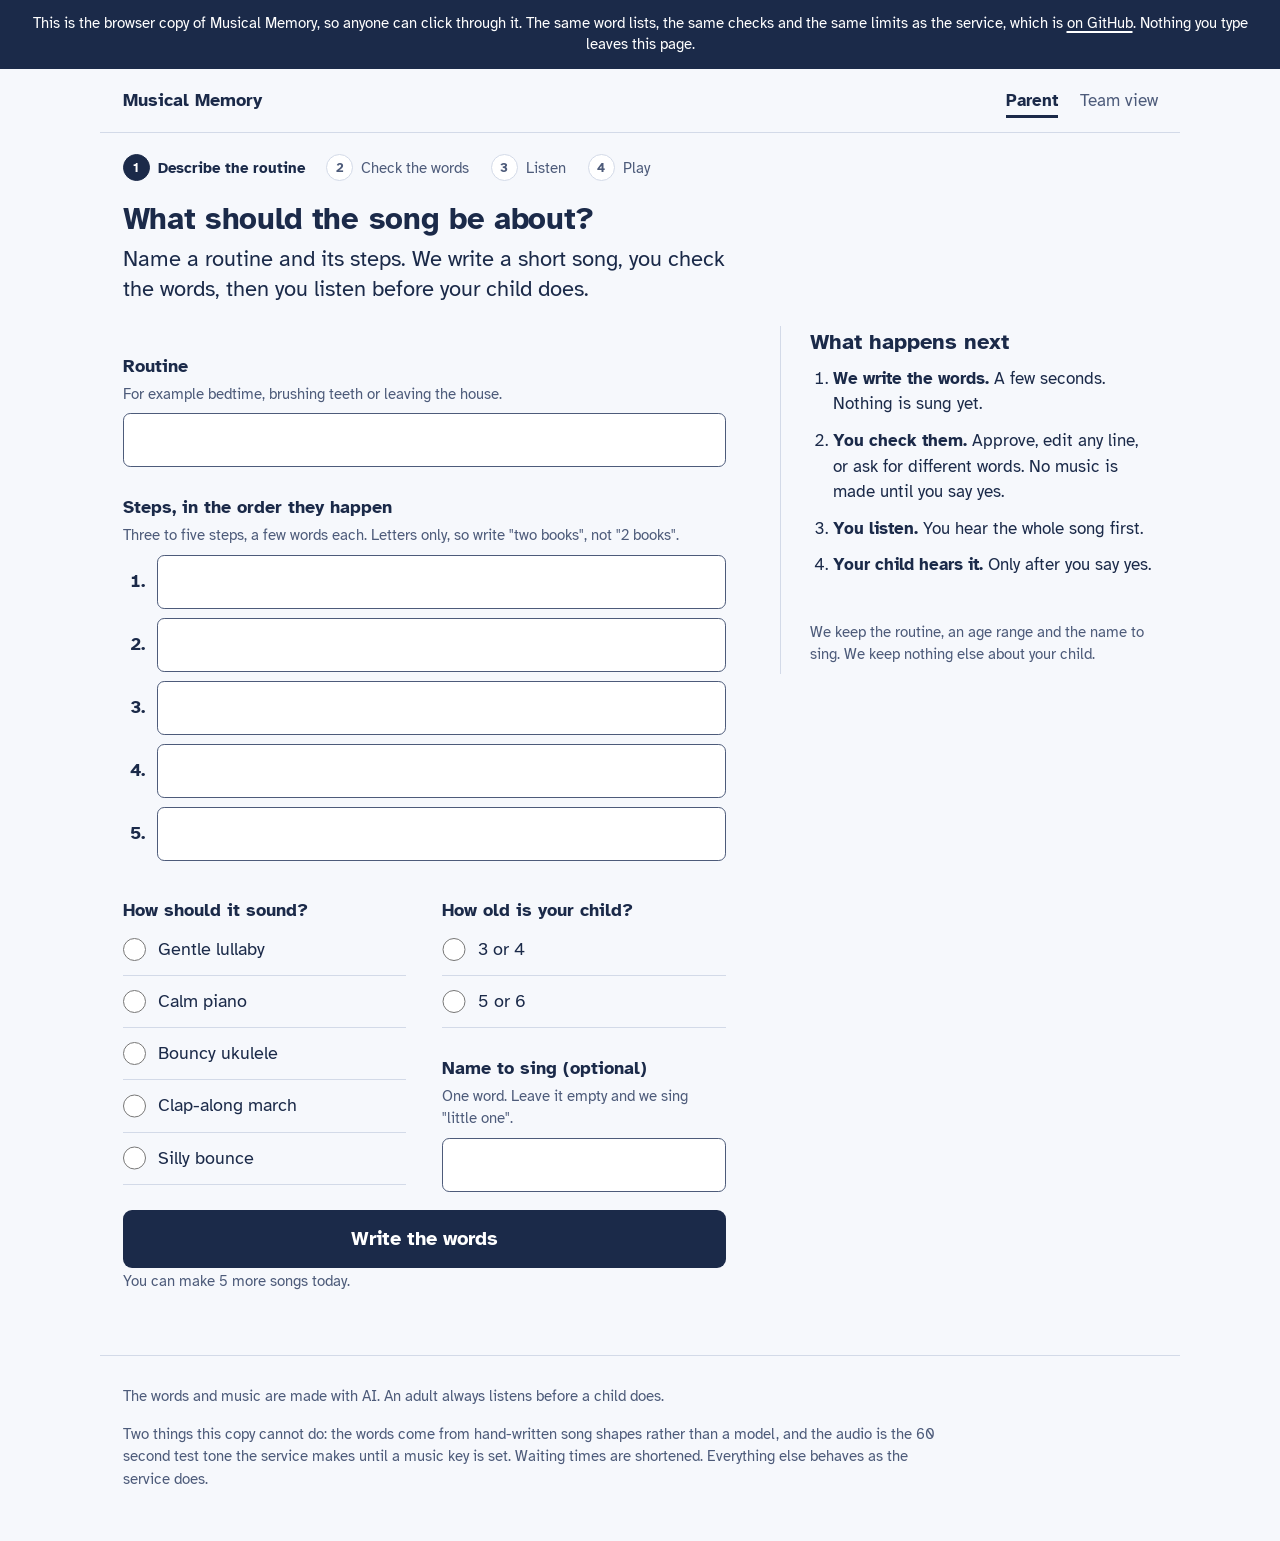
<file: docs/index.html>
<!doctype html>
<html lang="en">
<head>
<meta charset="utf-8">
<meta name="viewport" content="width=device-width, initial-scale=1">
<title>Musical Memory</title>
<meta name="description" content="A parent types a routine and gets a short, checked song for a young child. Click through the whole thing.">
<link rel="icon" href="icon.svg" type="image/svg+xml">
<link rel="stylesheet" href="app.css">
<link rel="stylesheet" href="preview.css">
</head>
<body>
<p class="banner">
  This is the browser copy of Musical Memory, so anyone can click through it.
  The same word lists, the same checks and the same limits as the service, which is
  <a href="https://github.com/siddarak/musical-memory">on GitHub</a>.
  Nothing you type leaves this page.
</p>
<header class="top">
  <span class="brand">Musical Memory</span>
  <nav class="modes" aria-label="Which side to look at">
    <a href="#" id="tab-parent" data-view="parent">Parent</a>
    <a href="#" id="tab-team" data-view="team">Team view</a>
  </nav>
</header>
<main id="app"></main>
<footer>
  <p>The words and music are made with AI. An adult always listens before a child does.</p>
  <p class="small">
    Two things this copy cannot do: the words come from hand-written song shapes rather than a
    model, and the audio is the 60 second test tone the service makes until a music key is set.
    Waiting times are shortened. Everything else behaves as the service does.
  </p>
</footer>
<script type="application/json" id="mm-data">{"unsafe":["kill","murder","stab","shoot","punch","hit","slap","smack","spank","fight","fought","hurt","blood","bleed","die","dying","dead","death","gun","knife","knives","bomb","weapon","war","suicide","monster","ghost","scary","nightmare","bogeyman","boogeyman","devil","demon","or else","stupid","dumb","idiot","ugly","fat","naughty","hate","crybaby","cry baby","loser","lazy","brat","bad boy","bad girl","shut up","beer","wine","vodka","whiskey","drunk","alcohol","cigarette","smoke","vape","drug","sex","sexy","porn","nude","damn","hell","crap","shit","fuck","bitch","ass","asshole","piss","bastard","secret","stranger","don't tell","dont tell","do not tell"],"medicine":["medicine","medication","pill","vitamin","dose"],"brands":["disney","pixar","elsa","olaf","moana","encanto","mickey","minnie","paw patrol","peppa","bluey","cocomelon","baby shark","pinkfong","blippi","ms rachel","miss rachel","sesame street","elmo","daniel tiger","wiggles","raffi","barney","pokemon","pikachu","mario","minecraft","roblox","fortnite","spiderman","spider man","batman","superman","super man","barbie","hello kitty","marvel","star wars","harry potter","nintendo","youtube","tiktok","netflix","spotify","taylor swift","beyonce","drake","kanye","eminem","ed sheeran","billie eilish","bts","beatles","michael jackson","justin bieber","ariana grande","lady gaga","rihanna","adele","bruno mars","harry styles","olivia rodrigo"],"imitation":["in the style of","style of","sounds like","sound like","like the song","tune of","cover of","remix","parody","sung by","voice of","theme song","soundtrack","karaoke","lyrics of","lyrics to","version of"],"injection":["ignore","disregard","override","jailbreak","prompt","instruction","assistant","output","system prompt","you are now","act as","from now on","developer mode","language model","ai model","forget everything","forget the rules","new rules","instead write","respond with","reply with","write a rap"],"contact":["address","phone number","last name","surname","password","email","zip code","date of birth","social security"],"styles":{"gentle_lullaby":"Gentle lullaby","calm_piano":"Calm piano","bouncy_ukulele":"Bouncy ukulele","clap_along_march":"Clap-along march","silly_bounce":"Silly bounce"},"shapes":{"gentle_lullaby":[{"title":"Softly now","intro":["The moon is up, the day is done","Softly now, {name}, one by one"],"chorus":["Step by step, we find our way","Sleepy eyes at end of day","Slow and gentle, soft and low","This is how we always go"],"tails":["soft and slow","nice and light","one by one","almost there","quiet now"],"outro":["All done now, the night is here","Sleep well, {name}, I am near"]},{"title":"Little by little","intro":["The stars are out, the lamps are low","Little by little, off we go"],"chorus":["Hush now, hush now, close your eyes","Night is falling, soft and wise","One small step and then one more","Dreams are waiting at the door"],"tails":["hush now","gently now","soft and warm","nearly done","slow and sure"],"outro":["The day is over now, {name}","Goodnight, goodnight, sleep well, you"]}],"calm_piano":[{"title":"Quiet hands","intro":["A quiet song for {name} to hear","One gentle step and then we cheer"],"chorus":["Quiet hands and quiet feet","Every step is soft and sweet","One by one we take our time","Like a gentle piano chime"],"tails":["gently now","nice and calm","one by one","slow and sure","softly now"],"outro":["The song is ending, calm and clear","Well done, {name}, well done, my dear"]},{"title":"One small step","intro":["Listen to the quiet keys","They will help us, if you please"],"chorus":["One small step, and then the next","Nothing hurried, nothing vexed","Soft and steady, that is how","We will do it, here and now"],"tails":["steady now","soft and sure","take your time","that is how","calm and kind"],"outro":["The keys are quiet, we are too","Beautifully done, {name}, by you"]}],"bouncy_ukulele":[{"title":"Strum along","intro":["Pick it up and strum a tune","{name} will have it finished soon"],"chorus":["Strum along and sing with me","Happy as a bird can be","One more time and then we are through","This is what we love to do"],"tails":["off we go","one two three","here we come","all day long","sing it out"],"outro":["The song is finished, that was fun","Hooray for {name}, the job is done"]},{"title":"Up we get","intro":["Four small strings and one big grin","Here we go, let us begin"],"chorus":["Up we get and on we go","Not too fast and not too slow","Sing it loud and sing it clear","Everybody join in here"],"tails":["on we go","sing it out","one two three","nearly there","what a day"],"outro":["Strum the last one, let it ring","{name} did every single thing"]}],"clap_along_march":[{"title":"Left and right","intro":["Left and right, let us start the day","Here we go, {name}, on our way"],"chorus":["Clap your hands and stamp your feet","One two three, we keep the beat","March along and do not slow","Here we go, go, go, go, go"],"tails":["left and right","on we go","one two three","march along","keep it up"],"outro":["That is the end, we are all done","Marching, marching, that was fun"]},{"title":"Keep the beat","intro":["Drums are ready, so are we","Follow along and you will see"],"chorus":["One, two, one, two, keep the beat","Swing your arms and lift your feet","Forward, forward, never stop","All the way up to the top"],"tails":["one two","keep it up","stamp stamp stamp","nearly there","on we march"],"outro":["Halt right there, the march is through","Well marched, {name}, well marched by you"]}],"silly_bounce":[{"title":"Wiggle and giggle","intro":["Shake your elbows, wave hello","Silliest song you will ever know"],"chorus":["Wiggle, giggle, hop and spin","Here the silly song begins","Boing, boing, up we go","Everybody now, hello"],"tails":["wiggle wiggle","boing boing","giggle giggle","so silly","hop hop hop"],"outro":["That was silly, that was grand","Give yourself a great big hand"]},{"title":"Noodle arms","intro":["Noodle arms and jelly knees","Wobble over here, {name}, please"],"chorus":["Flippy, floppy, round we spin","Chin to elbow, knee to shin","Silly, silly, what a sight","Doing everything just right"],"tails":["wobble wobble","flip flop","what a sight","silly silly","whee"],"outro":["Flop down now and have a rest","Silly songs are much the best"]}]},"arrangements":[[true,true],[false,true],[true,false],[false,false]],"journey":[{"number":1,"name":"Screen the brief","who":"Our code","does":"Reads what the parent typed and decides whether we will write a song at all.","guard":"Anything but letters, so no phone numbers, links or markup. Then word lists: unsafe words, medicine, artist and character names, asking for a copy of an existing song, text aimed at the model, and hints of personal details.","isPerson":false,"waitsAt":"draft"},{"number":2,"name":"Write the words","who":"A model","does":"Drafts lyrics for this routine. Each line is tagged with the step it sings about.","guard":"The model never chooses what happens next. Its draft goes straight to step 3.","isPerson":false,"waitsAt":"screened"},{"number":3,"name":"Check the words","who":"Our code, then a model","does":"Counts and rules first, free and instant. Only a draft that passes them is sent to a second model, which judges whether the words are safe, faithful, kind and right for the age.","guard":"60 to 110 words, 8 words a line, a chorus repeated word for word, every step sung by name and in order. Two rewrites, then words a person wrote. The judge has the last say on those too. If the judge cannot be reached, the song stops here.","isPerson":false,"waitsAt":null},{"number":4,"name":"The parent approves the words","who":"A person","does":"The parent reads the words and approves them, edits any line, or asks for a different draft. An edit goes through step 3 again.","guard":"No music is made before this. There is no path around it and no setting that skips it.","isPerson":true,"waitsAt":"lyrics_ready"},{"number":5,"name":"Make the music","who":"A model","does":"Sends the approved words and the chosen style to the music provider.","guard":"The only paid step. It is written down before it is made, so a call cut short by a crash still counts against the limits and is never quietly repeated for free.","isPerson":false,"waitsAt":"approved"},{"number":6,"name":"Check the audio","who":"Our code","does":"Measures the finished audio and writes down how much of the words can be heard.","guard":"Right length, not silent, not too loud. One automatic retry; two bad results end the song.","isPerson":false,"waitsAt":"composed"},{"number":7,"name":"An adult listens","who":"A person","does":"An adult plays the whole song and says whether a child may hear it. They can also ask for one more version.","guard":"Nothing is published before this. The page asks them to confirm they listened to the whole song.","isPerson":true,"waitsAt":"audio_checked"},{"number":8,"name":"Publish","who":"Our code","does":"The song becomes playable for this household, and who approved it is recorded.","guard":"A child only ever hears a song that an adult has heard first.","isPerson":false,"waitsAt":"published"}],"guardrails":[["An adult hears every song first","Two steps wait for a person, and the pipeline owns both. The web page cannot skip either one, which is checked by breaking it on purpose in the tests."],["We keep almost nothing about a child","An age range and an optional one-word name to sing. There is no field for anything else, and a brief carrying an extra field is refused."],["No child accounts","A parent holds the link. Children never sign in and never type anything."],["Spending cannot run away","A kill switch, a daily budget shared by everyone, a per-household daily cap, and a hard limit of three music calls per song."],["Nothing reaches another company","No scripts on any page and nothing loaded from another site. The font and the stylesheet are served by the app itself."],["No artist, song or character names","The music provider's terms forbid them. Styles are a short fixed list, never free text, and the word lists refuse them in what a parent types and in finished lyrics."],["The log holds no personal detail","It records which step happened and when, never what a parent typed."]],"decisions":[["A fixed pipeline, not an agent","The order of the eight steps is written in code. Models fill in words and sound and never choose what happens next.","We can say exactly which checks ran on any song, and test each one."],["Fake providers by default","Tests, the command line and CI all run on stand-ins. A real paid call needs an explicit setting and a dollar cap.","The checks and limits were built and tested before any key existed."],["Two layers of checking","Free, predictable rules first. The model judge only sees what passes them.","Words whose safety depends on context are left to the judge, so ordinary routines are not refused."],["If a check cannot run, stop","No judge means no song. Audio we cannot read counts as bad audio. An unclear kill switch means off.","The safe mistake is a song that was not made."],["Styles are a short list","Five presets, no free text.","Artist names cannot reach the music provider, and results stay predictable enough to test."],["What a parent types is tightly limited","Letters, spaces, hyphens and apostrophes. Five words and 40 letters a step.","Phone numbers, emails, links and markup cannot be typed at all. The cost is writing \u201ctwo books\u201d instead of \u201c2 books\u201d."],["Money is recorded before it is spent","A music call is saved as started, with its estimated cost, before the provider is called.","If the process dies mid-call we cannot know whether we were charged, so we assume we were. It is the only choice that keeps the caps true."],["Pages without scripts","Server-rendered HTML and plain forms. A waiting page reloads itself.","Nothing about a family reaches a third party, and a policy the browser enforces can prove it."],["A participant code is the key","A family gets a long random code in their link. No accounts or passwords yet.","Nothing to sign up for and no email addresses to store. The cost is that the link is a password."]],"gaps":["The model judge is not built. Eight of the hostile prompts get past the free checks today, and the stand-in judge passes everything.","No model writes the words. They come from ten hand-written song shapes with the parent's own steps fitted in, so a different routine really does give a different song, but a model would do better.","There is no real music. The audio is a test tone, so nothing here says anything about how a real song would sound.","Nothing is hosted. The service runs on one machine, started by hand.","The word lists are English only, and short on purpose.","There is no private play link for a child yet. A parent plays the song from their own page.","No sign-in beyond participant codes, and no limit on how fast one visitor can send requests."],"redteam":{"total":37,"stopped":29,"for_judge":8},"checks":{"unsafe_words":78,"brand_names":62,"styles":5,"min_words":60,"max_words":110,"max_line_words":8}}</script>
<script src="app.js"></script>
</body>
</html>
</file>
<file: docs/app.css>
/* Musical Memory: one stylesheet, no scripts.

   One column on a phone. On a tablet or a laptop the page splits in two: what you are reading
   on the left, what you can do about it on the right, so the song and its buttons are on screen
   together without scrolling.

   The song sheet is the one decorated thing on any page. Its yellow beads mark where each step
   of the routine is sung, so a parent can see at a glance that every step made it into the
   song. Everything else stays quiet: navy ink on cool white, large targets. */

@font-face {
  font-family: "Atkinson Hyperlegible";
  src: url("fonts/atkinson-hyperlegible-latin-400-normal.woff2") format("woff2");
  font-weight: 400;
  font-style: normal;
  font-display: swap;
}

@font-face {
  font-family: "Atkinson Hyperlegible";
  src: url("fonts/atkinson-hyperlegible-latin-700-normal.woff2") format("woff2");
  font-weight: 700;
  font-style: normal;
  font-display: swap;
}

:root {
  --ink: #1b2a49;   /* night sky: text, links, the main button */
  --paper: #f6f8fc; /* the page */
  --sheet: #ffffff; /* the song sheet and the boxes you type in */
  --rule: #d3dae8;  /* thin lines */
  --quiet: #4d5b7a; /* hints */
  --lamp: #f5c84b;  /* nightlight yellow: step beads and the waiting dots, nothing else */
  --plum: #8a2846;  /* something to fix */
  --page: 34rem;    /* how wide the content may be; widened at the breakpoints below */
}

* {
  box-sizing: border-box;
}

html {
  font-size: 112.5%;
  -webkit-text-size-adjust: 100%;
}

body {
  margin: 0;
  background: var(--paper);
  color: var(--ink);
  font-family: "Atkinson Hyperlegible", system-ui, sans-serif;
  line-height: 1.5;
}

.top,
main,
footer {
  max-width: var(--page);
  margin: 0 auto;
  padding: 0 1.25rem;
}

.top {
  display: flex;
  justify-content: space-between;
  align-items: baseline;
  padding-top: 1rem;
  padding-bottom: 0.75rem;
  border-bottom: 1px solid var(--rule);
}

.brand {
  font-weight: 700;
  text-decoration: none;
}

.tag,
.hint,
footer {
  color: var(--quiet);
  font-size: 0.833rem;
}

a {
  color: var(--ink);
  text-decoration-thickness: 1.5px;
  text-underline-offset: 0.18em;
}

:focus-visible {
  outline: 3px solid var(--ink);
  outline-offset: 2px;
}

/* Type: a minor-third scale from an 18px base. */

h1 {
  font-size: 1.728rem;
  line-height: 1.15;
  letter-spacing: -0.01em;
  text-wrap: balance;
  margin: 1.1rem 0 0.4rem;
}

h2 {
  font-size: 1.2rem;
  margin: 2.4rem 0 0.4rem;
}

.col-side h2:first-child {
  margin-top: 0;
}

.lead {
  font-size: 1.2rem;
  line-height: 1.4;
  max-width: 34rem;
  margin: 0 0 1.2rem;
}

.hint {
  margin: 0.15rem 0 0.45rem;
}

.keep {
  margin-top: 2.4rem;
}

/* Where you are in the four steps. On a phone only the step you are on is named. */

.rail {
  margin: 1.2rem 0 0;
}

.rail ol {
  display: flex;
  flex-wrap: wrap;
  align-items: center;
  gap: 0.5rem 0.9rem;
  margin: 0;
  padding: 0;
  list-style: none;
  color: var(--quiet);
  font-size: 0.833rem;
}

.rail li {
  display: flex;
  align-items: center;
  gap: 0.45rem;
}

.pip {
  display: grid;
  place-items: center;
  width: 1.5rem;
  height: 1.5rem;
  border-radius: 50%;
  border: 1.5px solid var(--rule);
  background: var(--sheet);
  font-size: 0.74rem;
  font-weight: 700;
  line-height: 1;
}

.rail .done .pip {
  border-color: var(--quiet);
  color: var(--quiet);
}

.rail .now .pip {
  background: var(--ink);
  border-color: var(--ink);
  color: #ffffff;
}

.rail .now {
  color: var(--ink);
  font-weight: 700;
}

.rail li:not(.now) .what {
  display: none;
}

/* The two-column split, from tablet width up. */

.split {
  display: grid;
  gap: 1.5rem;
}

.two-up {
  display: grid;
  gap: 0;
}

@media (min-width: 46rem) {
  :root {
    --page: 46rem;
  }

  .rail li:not(.now) .what {
    display: inline;
  }

  .rail ol {
    gap: 0.5rem 1.2rem;
  }

  .split {
    grid-template-columns: 1.5fr 1fr;
    gap: 2rem;
    align-items: start;
  }

  .col-side {
    position: sticky;
    top: 1.5rem;
    padding-left: 1.6rem;
    border-left: 1px solid var(--rule);
  }
}

@media (min-width: 64rem) {
  :root {
    --page: 60rem;
  }

  .split {
    grid-template-columns: 1.6fr 1fr;
    gap: 3rem;
  }

  .two-up {
    grid-template-columns: 1fr 1fr;
    gap: 0 2rem;
  }

  .two-up > fieldset:first-child,
  .two-up > div > fieldset:first-child {
    margin-top: 1.5rem;
  }
}

/* The song sheet. On a phone the type is a little smaller so that a sung line stays on one
   printed line. A line that still wraps steps in, so it is never mistaken for a new line. */

.sheet {
  position: relative;
  margin: 1.2rem 0;
  padding: 1rem 0.75rem 1rem 0;
  background: var(--sheet);
  border: 1px solid var(--rule);
  line-height: 1.6;
}

.sheet::before {
  content: "";
  position: absolute;
  top: 0;
  bottom: 0;
  left: 2.4rem;
  width: 1px;
  background: var(--rule);
}

.verse {
  margin: 0 0 1.1em;
}

.verse:last-child {
  margin-bottom: 0;
}

.line {
  display: block;
  position: relative;
  padding-left: 3.9rem;
  text-indent: -0.9rem;
}

.bead {
  position: absolute;
  left: 0.45rem;
  top: 0.05em;
  text-indent: 0;
  display: grid;
  place-items: center;
  width: 1.5rem;
  height: 1.5rem;
  border-radius: 50%;
  background: var(--lamp);
  font-size: 0.833rem;
  font-weight: 700;
  line-height: 1;
}

@media (min-width: 30rem) {
  .sheet {
    padding-right: 1rem;
    font-size: 1.2rem;
  }

  .sheet::before {
    left: 2.9rem;
  }

  .line {
    padding-left: 4.6rem;
  }

  .bead {
    left: 0.7rem;
    top: 0.16em;
  }
}

/* Forms. */

.name,
legend {
  display: block;
  padding: 0;
  font-weight: 700;
}

.name {
  margin-top: 1.5rem;
}

.name + input {
  margin-top: 0.35rem;
}

fieldset {
  border: 0;
  margin: 1.5rem 0 0;
  padding: 0;
  min-width: 0;
}

input:not([type="radio"]):not([type="checkbox"]) {
  width: 100%;
  min-height: 3rem;
  padding: 0.5rem 0.75rem;
  border: 1.5px solid var(--quiet);
  border-radius: 0.4rem;
  background: var(--sheet);
  color: var(--ink);
  font: inherit;
}

input[type="radio"],
input[type="checkbox"] {
  width: 1.3rem;
  height: 1.3rem;
  margin: 0;
  accent-color: var(--ink);
  flex: none;
}

.steps-in {
  margin: 0;
  padding-left: 1.6rem;
}

.steps-in li {
  padding-left: 0.3rem;
  margin-bottom: 0.5rem;
}

.steps-in li::marker {
  font-weight: 700;
}

.pick {
  display: flex;
  align-items: center;
  gap: 0.7rem;
  min-height: 2.9rem;
  border-bottom: 1px solid var(--rule);
}

.edit input {
  margin-bottom: 0.4rem;
}

.edit fieldset {
  margin: 0 0 1rem;
}

button {
  display: block;
  width: 100%;
  min-height: 3.2rem;
  margin-top: 1rem;
  padding: 0.4rem 1rem;
  border-radius: 0.5rem;
  font: inherit;
  font-weight: 700;
  cursor: pointer;
}

.primary {
  border: 0;
  background: var(--ink);
  color: #ffffff;
  font-size: 1.1rem;
}

.plain {
  border: 1.5px solid var(--ink);
  background: transparent;
  color: var(--ink);
}

.more {
  margin: 1.2rem 0 0;
}

/* The side column: what happens next, the rules for an edit, the song's own details. */

.plan {
  margin: 0;
  padding-left: 1.3rem;
  font-size: 0.95rem;
}

.plan li {
  margin-bottom: 0.6rem;
}

.about {
  display: grid;
  grid-template-columns: auto 1fr;
  gap: 0.2rem 0.8rem;
  margin: 1.6rem 0 0;
  padding-top: 0.9rem;
  border-top: 1px solid var(--rule);
  font-size: 0.833rem;
}

.about dt {
  color: var(--quiet);
}

.about dd {
  margin: 0;
}

.done-note {
  margin: 0;
  padding: 0.8rem 1rem;
  border-left: 4px solid var(--lamp);
  background: var(--sheet);
  font-weight: 700;
}

/* Things to fix, and other notes. */

.problem {
  margin: 1.2rem 0;
  padding: 0.8rem 1rem;
  border-left: 4px solid var(--plum);
  background: var(--sheet);
  color: var(--plum);
}

.problem p {
  margin: 0;
  font-weight: 700;
}

.problem ul,
.reasons {
  margin: 0.4rem 0 0;
  padding-left: 1.2rem;
}

.reasons {
  font-size: 1.2rem;
}

.notice {
  padding: 0.8rem 1rem;
  border-left: 4px solid var(--ink);
  background: var(--sheet);
}

.songs {
  list-style: none;
  margin: 0;
  padding: 0;
}

.songs li {
  display: flex;
  justify-content: space-between;
  gap: 1rem;
  padding: 0.7rem 0;
  border-bottom: 1px solid var(--rule);
}

.songs span {
  color: var(--quiet);
  font-size: 0.833rem;
  text-align: right;
}

audio {
  display: block;
  width: 100%;
  margin: 1.2rem 0;
}

/* Waiting: three beads that swell in turn, like notes. */

.working {
  display: flex;
  gap: 0.7rem;
  margin: 2.4rem 0;
}

.working span {
  width: 1.1rem;
  height: 1.1rem;
  border-radius: 50%;
  background: var(--lamp);
  animation: hum 1.2s ease-in-out infinite;
}

.working span:nth-child(2) {
  animation-delay: 0.2s;
}

.working span:nth-child(3) {
  animation-delay: 0.4s;
}

@keyframes hum {
  0%,
  100% {
    transform: scale(0.6);
    opacity: 0.5;
  }

  50% {
    transform: scale(1);
    opacity: 1;
  }
}

@media (prefers-reduced-motion: reduce) {
  .working span {
    animation: none;
  }
}

footer {
  margin-top: 3rem;
  padding-top: 0.8rem;
  padding-bottom: 2rem;
  border-top: 1px solid var(--rule);
}

/* For screen readers only. */

.sr {
  position: absolute;
  width: 1px;
  height: 1px;
  overflow: hidden;
  clip-path: inset(50%);
  white-space: nowrap;
}

/* ------------------------------------------------------------------------------------------
   The team view. Wider than the parent pages, because it is read on a laptop and holds
   tables. Same ink and paper; the only new colours are the two state pills.
   ------------------------------------------------------------------------------------------ */

body.studio {
  --page: 68rem;
}

.tabs {
  max-width: var(--page);
  margin: 0 auto;
  padding: 0.9rem 1.25rem 0;
  display: flex;
  gap: 1.5rem;
  font-size: 0.95rem;
}

.tabs a {
  padding-bottom: 0.4rem;
  text-decoration: none;
  border-bottom: 3px solid transparent;
  color: var(--quiet);
}

.tabs a[aria-current="page"] {
  color: var(--ink);
  font-weight: 700;
  border-bottom-color: var(--ink);
}

.tiles {
  display: grid;
  grid-template-columns: repeat(auto-fit, minmax(9rem, 1fr));
  gap: 1px;
  margin: 1.4rem 0;
  background: var(--rule);
  border: 1px solid var(--rule);
}

.tile {
  display: flex;
  flex-direction: column;
  gap: 0.15rem;
  padding: 0.9rem 1rem;
  background: var(--sheet);
}

.tile b {
  font-size: 1.728rem;
  line-height: 1.1;
  font-variant-numeric: tabular-nums;
}

.tile span {
  color: var(--quiet);
  font-size: 0.78rem;
}

/* The eight steps. The two a person does are marked with a yellow edge, because that is the
   claim the whole design rests on. */

.journey {
  list-style: none;
  margin: 0.6rem 0 0;
  padding: 0;
  border-top: 1px solid var(--rule);
}

.journey li {
  display: flex;
  align-items: baseline;
  gap: 1rem;
  padding: 0.9rem 0.9rem 0.9rem 0.8rem;
  border-bottom: 1px solid var(--rule);
  border-left: 4px solid transparent;
}

.journey .person {
  border-left-color: var(--lamp);
  background: var(--sheet);
}

.journey .num {
  flex: none;
  display: grid;
  place-items: center;
  width: 1.7rem;
  height: 1.7rem;
  border-radius: 50%;
  border: 1.5px solid var(--rule);
  font-size: 0.78rem;
  font-weight: 700;
  line-height: 1;
}

.journey .person .num {
  border-color: var(--ink);
  background: var(--lamp);
}

.journey .what {
  flex: 1;
  display: flex;
  flex-direction: column;
  gap: 0.25rem;
}

.journey .who {
  color: var(--quiet);
  font-size: 0.78rem;
}

.journey .does,
.journey .guard {
  font-size: 0.9rem;
  max-width: 48rem;
}

.journey .guard {
  color: var(--quiet);
}

.journey .count {
  flex: none;
  color: var(--quiet);
  font-size: 0.833rem;
  font-variant-numeric: tabular-nums;
}

.journey.tight li {
  padding-top: 0.55rem;
  padding-bottom: 0.55rem;
}

.journey.tight .what {
  flex-direction: row;
  align-items: baseline;
  gap: 0.7rem;
}

/* Tables. */

.scroll {
  overflow-x: auto;
  margin: 0.6rem 0 1.4rem;
}

table {
  width: 100%;
  border-collapse: collapse;
  font-size: 0.9rem;
}

th,
td {
  text-align: left;
  padding: 0.55rem 0.8rem 0.55rem 0;
  border-bottom: 1px solid var(--rule);
  vertical-align: top;
}

th {
  font-size: 0.78rem;
  color: var(--quiet);
  font-weight: 700;
  white-space: nowrap;
}

.num-col {
  text-align: right;
  font-variant-numeric: tabular-nums;
  white-space: nowrap;
}

/* Only the last column may sit flush with the edge; otherwise figures run into the next one. */
th:last-child,
td:last-child {
  padding-right: 0;
}

.when,
.code {
  white-space: nowrap;
  font-variant-numeric: tabular-nums;
}

.code {
  color: var(--quiet);
}

td.quiet {
  color: var(--quiet);
}

.pill {
  display: inline-block;
  padding: 0.12rem 0.5rem;
  border-radius: 1rem;
  border: 1.5px solid var(--rule);
  font-size: 0.78rem;
  font-weight: 700;
  white-space: nowrap;
}

.pill.good {
  border-color: #1f6b4a;
  color: #1f6b4a;
}

.pill.stop {
  border-color: var(--plum);
  color: var(--plum);
}

.pill.pay {
  border-color: var(--lamp);
  background: var(--lamp);
  color: var(--ink);
}

/* Definition lists used for the rules and the decisions. */

.rules {
  margin: 0.6rem 0 1.4rem;
}

.rules dt {
  margin-top: 1rem;
  font-weight: 700;
}

.rules dd {
  margin: 0.2rem 0 0;
  max-width: 48rem;
}

.rules .quiet {
  color: var(--quiet);
}

.about.wide {
  font-size: 0.9rem;
}

.bare-list {
  margin: 0;
  padding-left: 1.1rem;
}

.plain-sheet {
  padding: 1rem;
  font-size: 1rem;
}

.plain-sheet::before {
  display: none;
}

.line.bare {
  padding-left: 0;
  text-indent: 0;
}

.gap {
  display: block;
  height: 0.8rem;
}
</file>
<file: docs/preview.css>
/* The few rules this browser copy needs on top of the service's own stylesheet: the notice at
   the top, the Parent / Team view switch that stands in for two separate links, and the label
   on the stand-in audio. */

.banner {
  margin: 0;
  padding: 0.7rem 1.25rem;
  background: var(--ink);
  color: #ffffff;
  font-size: 0.833rem;
  line-height: 1.45;
  text-align: center;
}

.banner a {
  color: #ffffff;
}

.modes {
  display: flex;
  gap: 1.2rem;
  font-size: 0.95rem;
}

.modes a {
  text-decoration: none;
  color: var(--quiet);
  padding-bottom: 2px;
  border-bottom: 3px solid transparent;
}

.modes a[aria-current="page"] {
  color: var(--ink);
  font-weight: 700;
  border-bottom-color: var(--ink);
}

.stand-in {
  margin-top: -0.8rem;
}

footer .small {
  margin-top: 0.6rem;
  max-width: 46rem;
}

/* The service puts each household behind its own link, so it has no such switch and no banner.
   Everything below this line exists only because one page has to stand in for both. */
</file>
